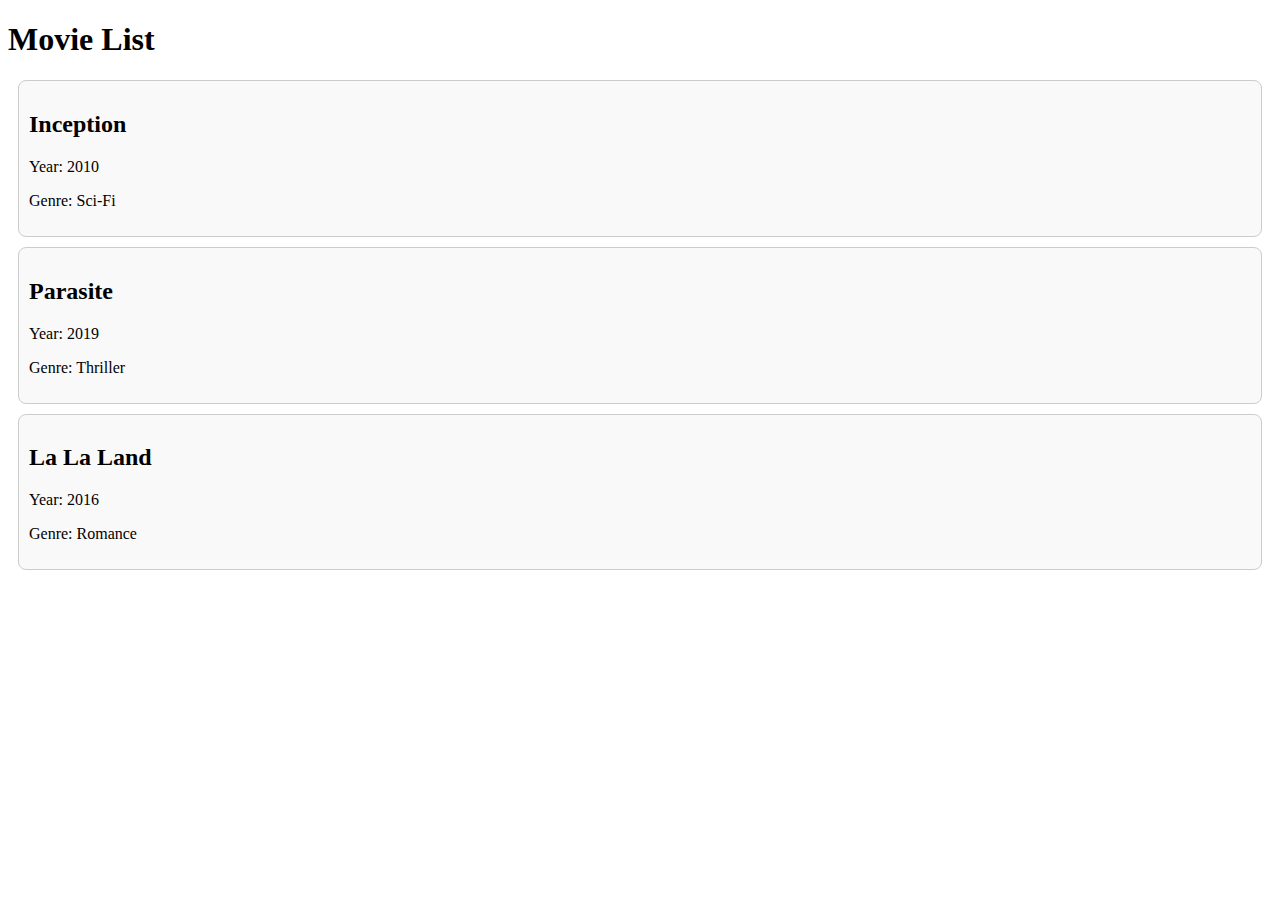
<file: HW11/index.html>
<!DOCTYPE html>
<html>
    <head>
        <title>JSON AJAX Project</title>
        <script src="https://code.jquery.com/jquery-3.6.0.min.js"></script>

        <style>
            .card {
                border: 1px solid #ccc;
                padding: 10px;
                margin: 10px;
                border-radius: 8px;
            }
        </style>
    </head>

    <body>
        <h1>Movie List</h1>
        <div id="container"></div>

        <script src="script.js"></script>
    </body>
</html>
</file>
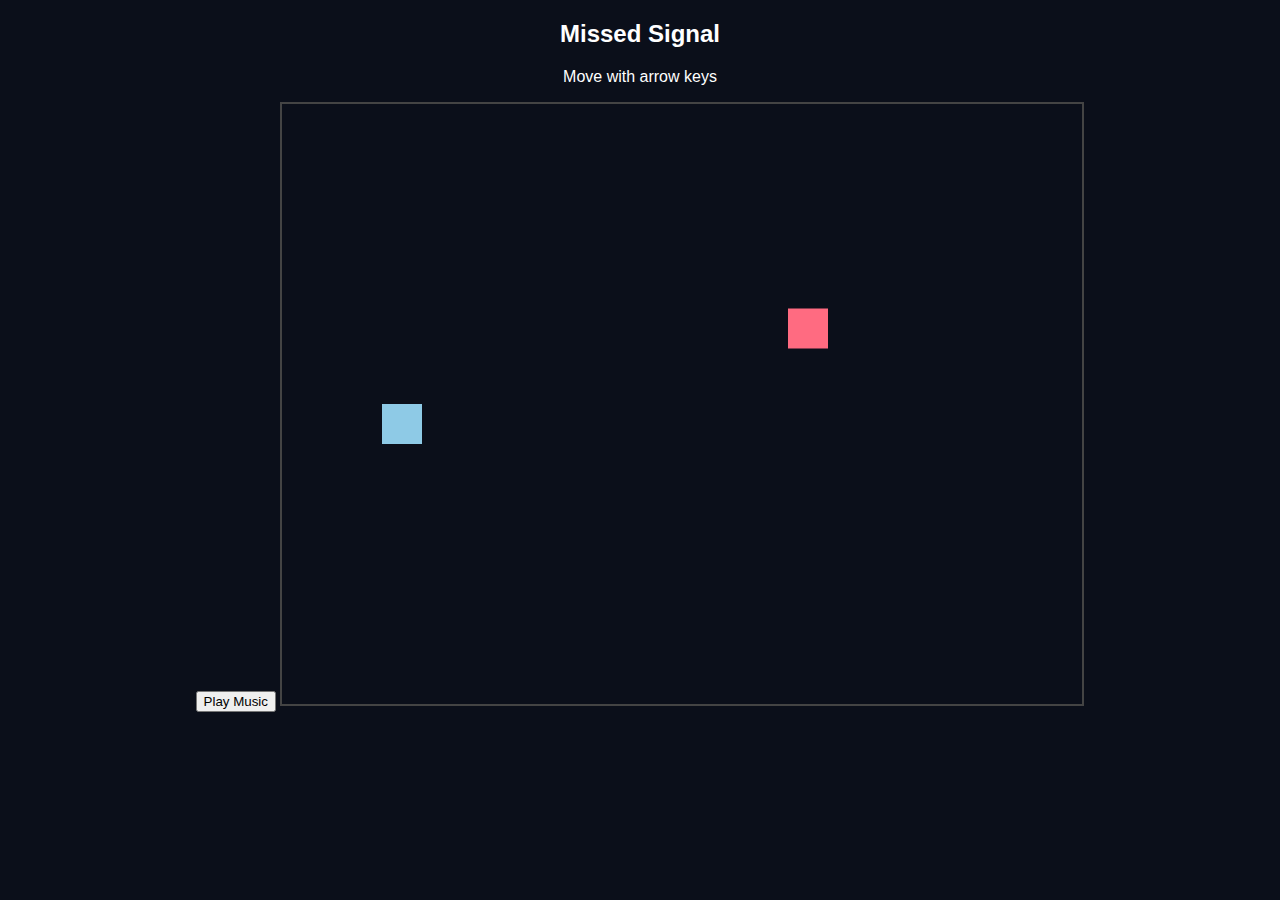
<file: HW12/index.html>
<!DOCTYPE html>
<html>
<head>
  <title>Missed Signal</title>
  <style>
    body {
      background: #0b0f1a;
      color: white;
      font-family: sans-serif;
      text-align: center;
    }

    canvas {
      border: 2px solid #444;
      background: #0b0f1a;
    }
  </style>
</head>
<body>

<h2>Missed Signal</h2>
<p>Move with arrow keys</p>

<button onclick="playMusic()">Play Music</button>

<audio id="bgMusic" loop>
  <source src="audio/" type="audio/mpeg">
</audio>

<canvas id="canvas" width="800" height="600"></canvas>

<script>
const canvas = document.getElementById("canvas");
const ctx = canvas.getContext("2d");

function playMusic() {
  document.getElementById("bgMusic").play();
}

// CLASS
class Object {
  constructor(x, y, size, color) {
    this.x = x;
    this.y = y;
    this.width = size;
    this.height = size;
    this.color = color;
    this.speedX = 0;
    this.speedY = 0;
  }

  draw() {
    ctx.fillStyle = this.color;
    ctx.fillRect(this.x, this.y, this.width, this.height);
  }

  update() {
    this.x += this.speedX;
    this.y += this.speedY;

    // stay inside canvas
    if (this.x < 0) this.x = 0;
    if (this.x + this.width > canvas.width) this.x = canvas.width - this.width;
    if (this.y < 0) this.y = 0;
    if (this.y + this.height > canvas.height) this.y = canvas.height - this.height;
  }
}

// YOU
let player = new Object(100, 300, 40, "#8ecae6");

// SIGNAL (moves slowly)
let signal = new Object(500, 200, 40, "#ff6b81");
signal.speedX = 2;
signal.speedY = 1.5;

// COLLISION
function collide(a, b) {
  return (
    a.x < b.x + b.width &&
    a.x + a.width > b.x &&
    a.y < b.y + b.height &&
    a.y + a.height > b.y
  );
}

// 🎮 CONTROLS
document.addEventListener("keydown", (e) => {
  if (e.key === "ArrowUp") player.speedY = -4;
  if (e.key === "ArrowDown") player.speedY = 4;
  if (e.key === "ArrowLeft") player.speedX = -4;
  if (e.key === "ArrowRight") player.speedX = 4;
});

document.addEventListener("keyup", (e) => {
  if (e.key.includes("ArrowUp") || e.key.includes("ArrowDown")) player.speedY = 0;
  if (e.key.includes("ArrowLeft") || e.key.includes("ArrowRight")) player.speedX = 0;
});

// GAME LOOP
function loop() {
  ctx.clearRect(0, 0, canvas.width, canvas.height);

  // signal bouncing (but softer)
  if (signal.x <= 0 || signal.x + signal.width >= canvas.width) {
    signal.speedX *= -1;
  }
  if (signal.y <= 0 || signal.y + signal.height >= canvas.height) {
    signal.speedY *= -1;
  }

  player.update();
  signal.update();

  // COLLISION EFFECT
  if (collide(player, signal)) {
    canvas.style.background = "#1a2238";

    player.width = 60;
    player.height = 60;

    signal.width = 60;
    signal.height = 60;
  } else {
    canvas.style.background = "#0b0f1a";

    player.width = 40;
    player.height = 40;

    signal.width = 40;
    signal.height = 40;
  }

  player.draw();
  signal.draw();
}

setInterval(loop, 1000/60);
</script>

</body>
</html>
</file>
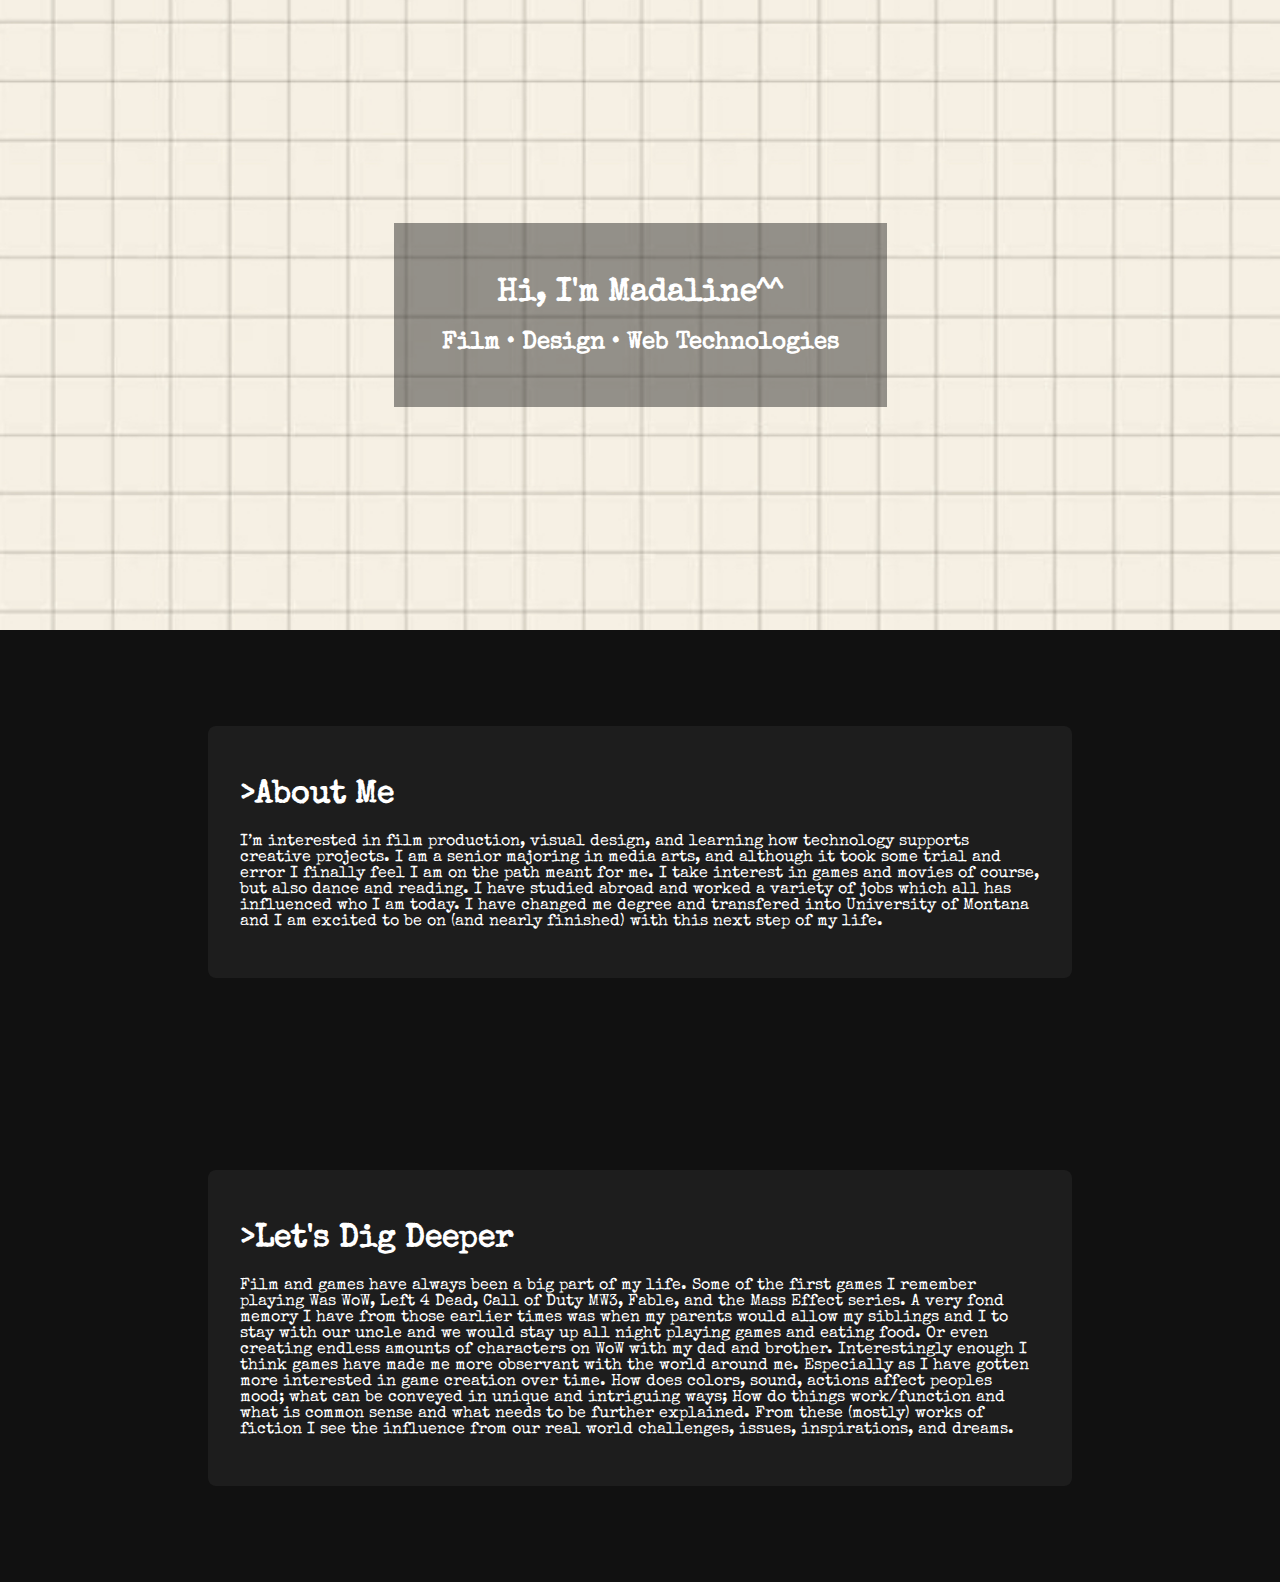
<file: HW2/index.html>
<!DOCTYPE html>
<html>

<head>
    <meta charset="utf-8">
    <title>Madaline | Personal Site</title>
    <meta name="viewport" content="width=device-width, initial-scale=1.0">
    <link rel="stylesheet" href="style.css">

    <link rel="preconnect" href="https://fonts.googleapis.com">
    <link rel="preconnect" href="https://fonts.gstatic.com" crossorigin>
    <link href="https://fonts.googleapis.com/css2?family=Special+Elite&display=swap" rel="stylesheet">
</head>

<body>
    <!--MAIN THEME/HERO-->
    <div class="hero">
        <div class="title">
            <h1>Hi, I'm Madaline^^</h1>
            <h2>Film • Design • Web Technologies</h2>
        </div>
    </div>

    <!--ABOUT ME-->
    <div id="information">
        <div class="description-container">
            <div class="description">
                <h1>About Me</h1>
                <p>
                    I’m interested in film production, visual design, and learning how
                    technology supports creative projects. I am a senior majoring in media arts, and although it took some trial and error I finally feel I am on the path meant for me.
                    I take interest in games and movies of course, but also dance and reading. I have studied abroad and worked a variety of jobs which all has influenced who I am today.
                    I have changed me degree and transfered into University of Montana and I am excited to be on (and nearly finished) with this next step of my life.
                </p>
            </div>
        </div>
    </div>

    <!--LET'S DIG DEEPER-->
    <div id="deeper">
        <div class="description-container">
            <div class="description">
                <h1>Let's Dig Deeper</h1>
                <p>
                    Film and games have always been a big part of my life. Some of the first games I remember playing Was WoW, Left 4 Dead, Call of Duty MW3, Fable, and the Mass Effect series.
                    A very fond memory I have from those earlier times was when my parents would allow my siblings and I to stay with our uncle and we would stay up all night playing games and eating food.
                    Or even creating endless amounts of characters on WoW with my dad and brother. Interestingly enough I think games have made me more observant with the world around me. Especially as I have gotten more interested in game creation 
                    over time. How does colors, sound, actions affect peoples mood; what can be conveyed in unique and intriguing ways; How do things work/function and what is common sense and what needs 
                    to be further explained. From these (mostly) works of fiction I see the influence from our real world challenges, issues, inspirations, and dreams.  
                </p>
            </div>
        </div>
    </div>
</body>

</html>
</file>
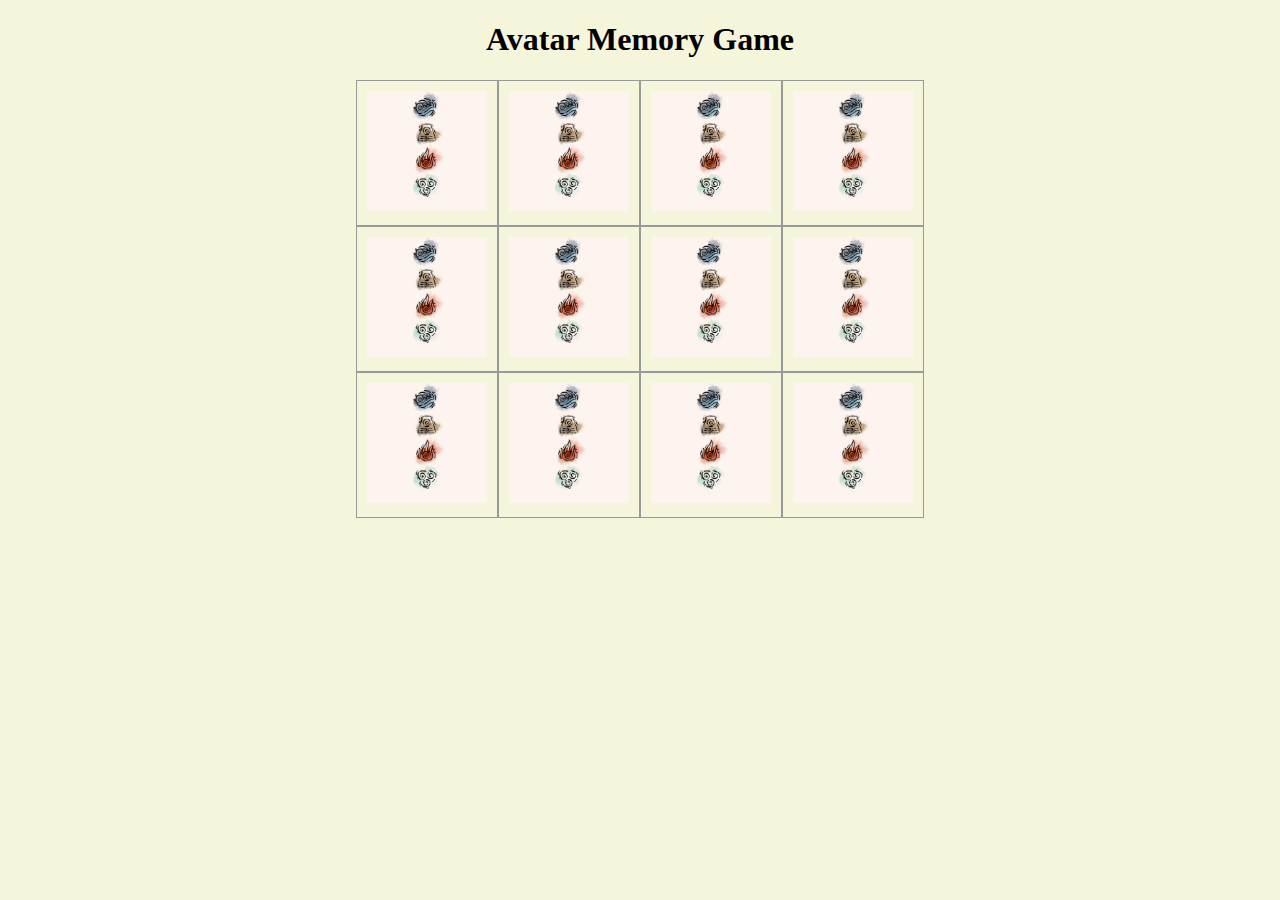
<file: HW6/index.html>
<!DOCTYPE html>
<html>
<head>
    <title>Avatar Memory Game</title>
    <link rel="stylesheet" href="style.css">
</head>

<body onload="printBlanks()">

<h1>Avatar Memory Game</h1>

<div class="divTable">
    <div class="divTableBody">

        <!-- ROW 1 -->
        <div class="divTableRow">
            <div class="divTableCell">
                <img id="image1" onclick="flipImage(0)">
            </div>
            <div class="divTableCell">
                <img id="image2" onclick="flipImage(1)">
            </div>
            <div class="divTableCell">
                <img id="image3" onclick="flipImage(2)">
            </div>
            <div class="divTableCell">
                <img id="image4" onclick="flipImage(3)">
            </div>
        </div>

        <!-- ROW 2 -->
        <div class="divTableRow">
            <div class="divTableCell">
                <img id="image5" onclick="flipImage(4)">
            </div>
            <div class="divTableCell">
                <img id="image6" onclick="flipImage(5)">
            </div>
            <div class="divTableCell">
                <img id="image7" onclick="flipImage(6)">
            </div>
            <div class="divTableCell">
                <img id="image8" onclick="flipImage(7)">
            </div>
        </div>

        <!-- ROW 3 -->
        <div class="divTableRow">
            <div class="divTableCell">
                <img id="image9" onclick="flipImage(8)">
            </div>
            <div class="divTableCell">
                <img id="image10" onclick="flipImage(9)">
            </div>
            <div class="divTableCell">
                <img id="image11" onclick="flipImage(10)">
            </div>
            <div class="divTableCell">
                <img id="image12" onclick="flipImage(11)">
            </div>
        </div>

    </div>
</div>

<script src="script.js"></script>

</body>
</html>
</file>
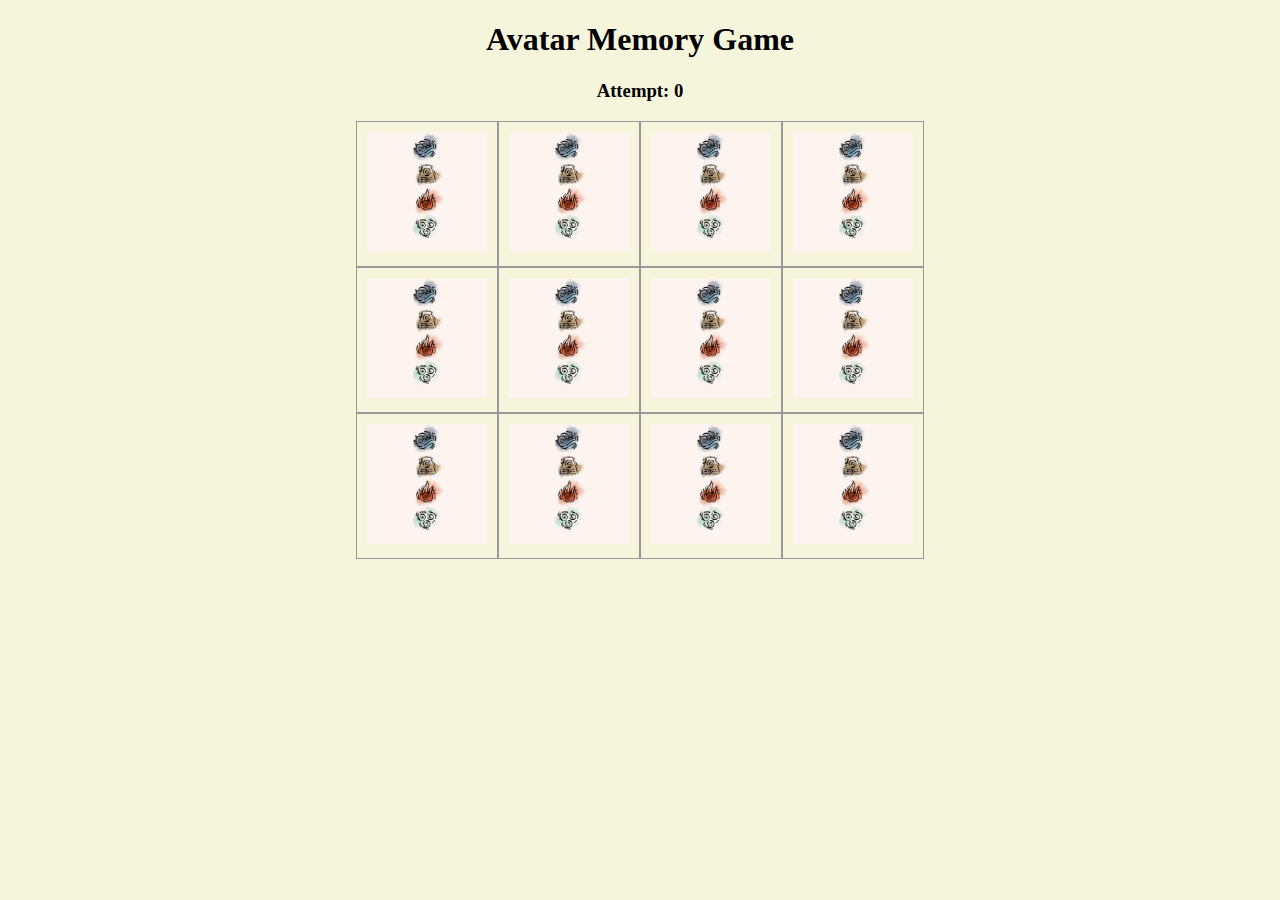
<file: HW7/game.html>
<!DOCTYPE html>
<html>
<head>
    <title>Avatar Memory Game</title>
    <link rel="stylesheet" href="style.css">
</head>

<body onload="printBlanks()">

<h1>Avatar Memory Game</h1>

<h3>Attempt: <span id="attemptDisplay">0</span></h3>

<div class="divTable">
    <div class="divTableBody">

        <!-- ROW 1 -->
        <div class="divTableRow">
            <div class="divTableCell">
                <img id="image1" onclick="flipImage(0)">
            </div>
            <div class="divTableCell">
                <img id="image2" onclick="flipImage(1)">
            </div>
            <div class="divTableCell">
                <img id="image3" onclick="flipImage(2)">
            </div>
            <div class="divTableCell">
                <img id="image4" onclick="flipImage(3)">
            </div>
        </div>

        <!-- ROW 2 -->
        <div class="divTableRow">
            <div class="divTableCell">
                <img id="image5" onclick="flipImage(4)">
            </div>
            <div class="divTableCell">
                <img id="image6" onclick="flipImage(5)">
            </div>
            <div class="divTableCell">
                <img id="image7" onclick="flipImage(6)">
            </div>
            <div class="divTableCell">
                <img id="image8" onclick="flipImage(7)">
            </div>
        </div>

        <!-- ROW 3 -->
        <div class="divTableRow">
            <div class="divTableCell">
                <img id="image9" onclick="flipImage(8)">
            </div>
            <div class="divTableCell">
                <img id="image10" onclick="flipImage(9)">
            </div>
            <div class="divTableCell">
                <img id="image11" onclick="flipImage(10)">
            </div>
            <div class="divTableCell">
                <img id="image12" onclick="flipImage(11)">
            </div>
        </div>

    </div>
</div>

<script src="script.js"></script>

</body>
</html>
</file>
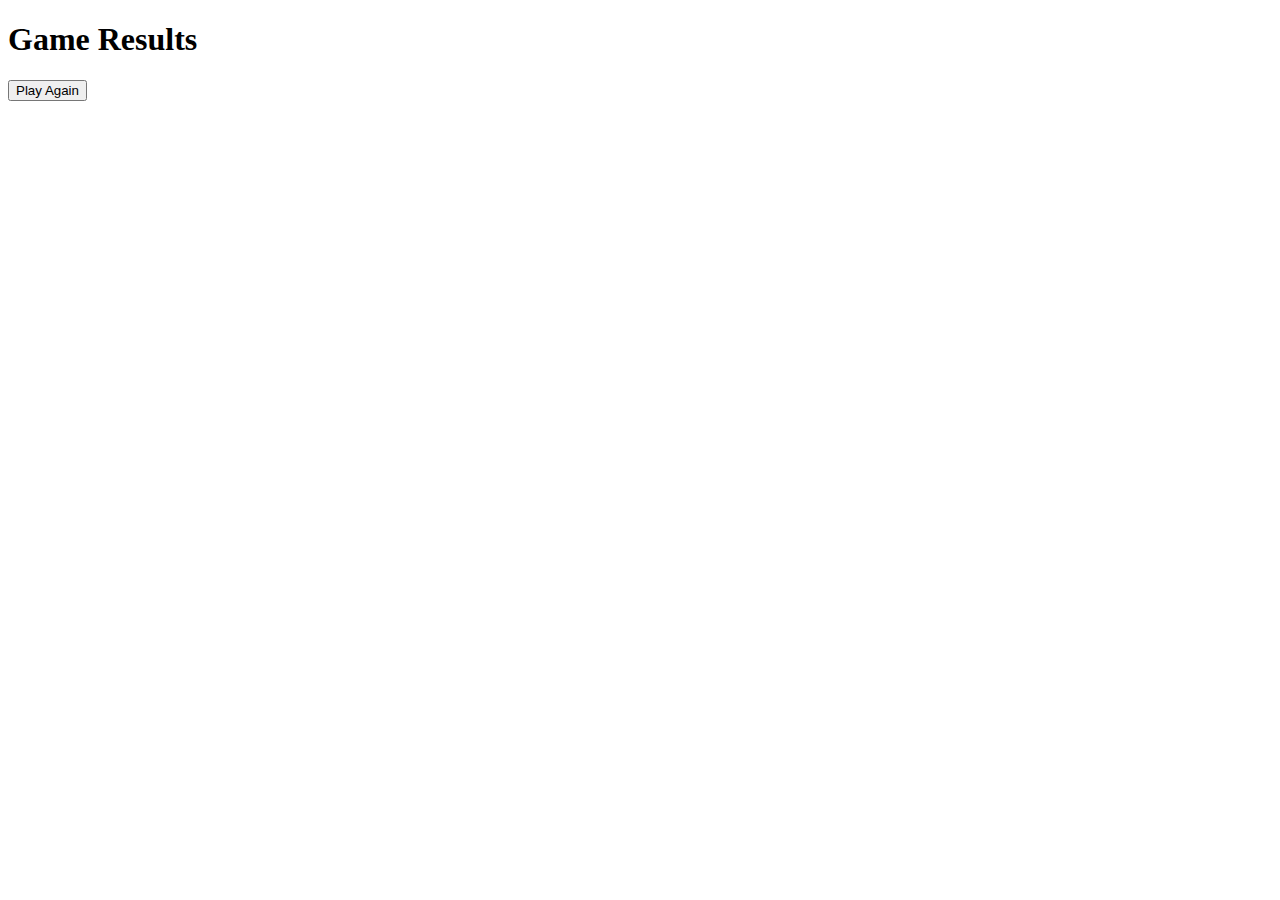
<file: HW7/results.html>
<!DOCTYPE html>

<html>
    <head>
        <title>Results</title>
    </head>

    <body onload="showResults()">

        <h1>Game Results</h1>

        <p id="playerName"></p>
        <p id="playerAge"></p>
        <p id="playerAttempts"></p>

        <button onclick="playAgain()">Play Again</button>

        <script src="results.js"></script>
    </body>
</html>
</file>
<file: HW2/style.css>
.hero {
    background-image: url("images/Hero.jpg");
    height: 70vh;
    background-size: cover;
    background-position: center;

    display: flex;
    align-items: center;
    justify-content: center;
}

.title {
    background: rgba(0, 0, 0, 0.4);
    padding: 2rem 3rem;
    color: white;
    text-align: center;
}

body {
    font-family: 'Special Elite', monospace;
    margin: 0;
    background-color: #111;
}

#information h1::before {
    content: ">";
}

#deeper h1::before {
    content: ">";
}

#information, #deeper {
    backgoround-color: #111;
    padding: 6rem 1rem;
}

.description {
    background: rgba(255, 255, 255, 0.05);
    color: white;
    padding: 2rem;
    max-width: 800px;
    margin: auto;
    border-radius: 8px;
}
</file>
<file: HW6/style.css>
body{
    background-color: beige;
    text-align: center;
}

.divTable{
	display: table;
	margin: auto;
}
.divTableRow {
	display: table-row;
}
.divTableCell {
	border: 1px solid #999999;
	display: table-cell;
	padding: 10px;
}

.divTableCell img {
    width: 120px;
    height: 120px;
    cursor: pointer;
}
</file>
<file: HW7/style.css>
body{
    background-color: beige;
    text-align: center;
}

.divTable{
	display: table;
	margin: auto;
}
.divTableRow {
	display: table-row;
}
.divTableCell {
	border: 1px solid #999999;
	display: table-cell;
	padding: 10px;
}

.divTableCell img {
    width: 120px;
    height: 120px;
    cursor: pointer;
}
</file>
